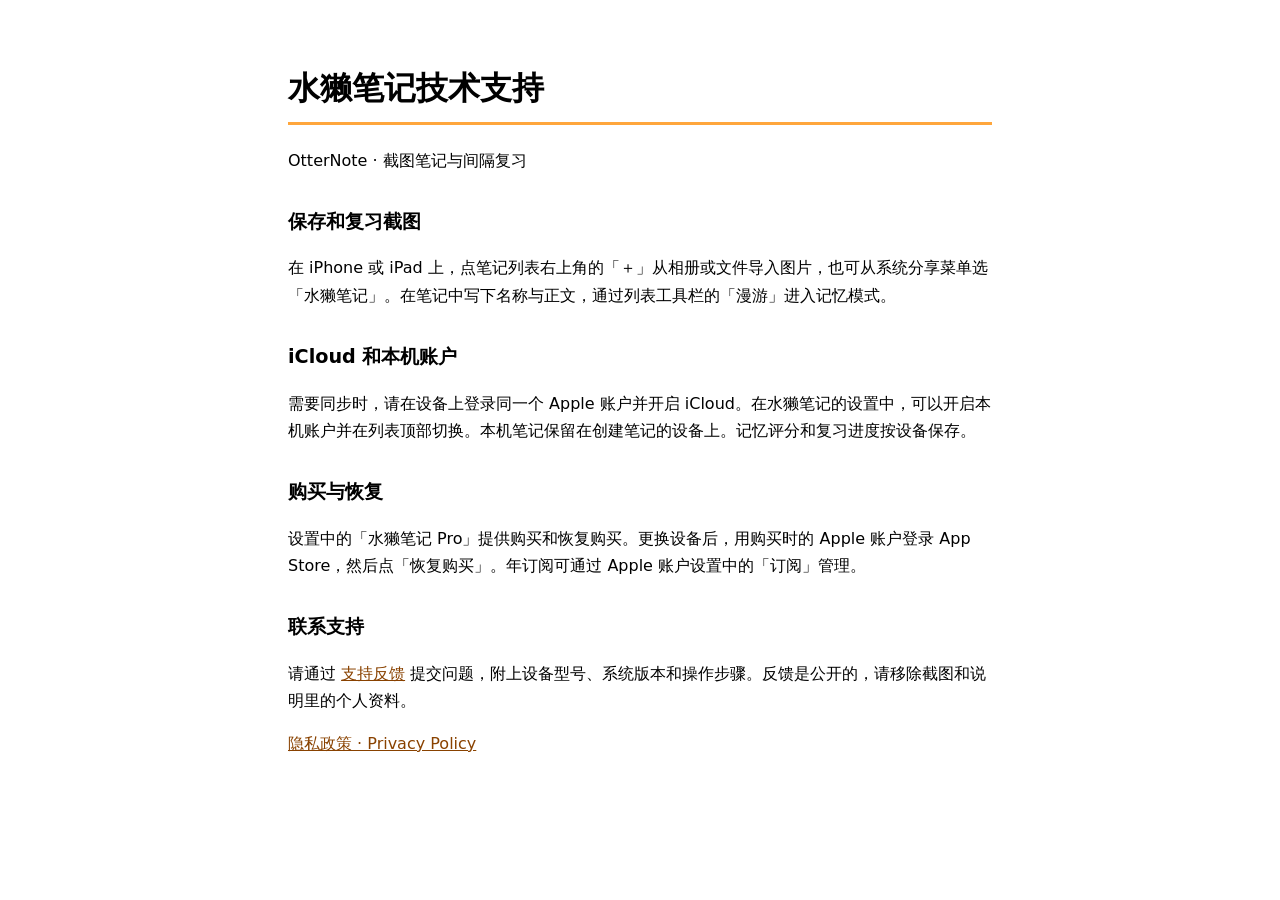
<file: index.html>
<!doctype html>
<html lang="zh-Hans"><meta charset="utf-8"><meta name="viewport" content="width=device-width, initial-scale=1"><title>水獭笔记技术支持</title><link rel="stylesheet" href="style.css"><main>
<h1>水獭笔记技术支持</h1><p>OtterNote · 截图笔记与间隔复习</p>
<h2>保存和复习截图</h2><p>在 iPhone 或 iPad 上，点笔记列表右上角的「＋」从相册或文件导入图片，也可从系统分享菜单选「水獭笔记」。在笔记中写下名称与正文，通过列表工具栏的「漫游」进入记忆模式。</p>
<h2>iCloud 和本机账户</h2><p>需要同步时，请在设备上登录同一个 Apple 账户并开启 iCloud。在水獭笔记的设置中，可以开启本机账户并在列表顶部切换。本机笔记保留在创建笔记的设备上。记忆评分和复习进度按设备保存。</p>
<h2>购买与恢复</h2><p>设置中的「水獭笔记 Pro」提供购买和恢复购买。更换设备后，用购买时的 Apple 账户登录 App Store，然后点「恢复购买」。年订阅可通过 Apple 账户设置中的「订阅」管理。</p>
<h2>联系支持</h2><p>请通过 <a href="https://github.com/haozan/otternote-support/issues/new">支持反馈</a> 提交问题，附上设备型号、系统版本和操作步骤。反馈是公开的，请移除截图和说明里的个人资料。</p>
<p><a href="privacy.html">隐私政策 · Privacy Policy</a></p>
</main></html>
</file>
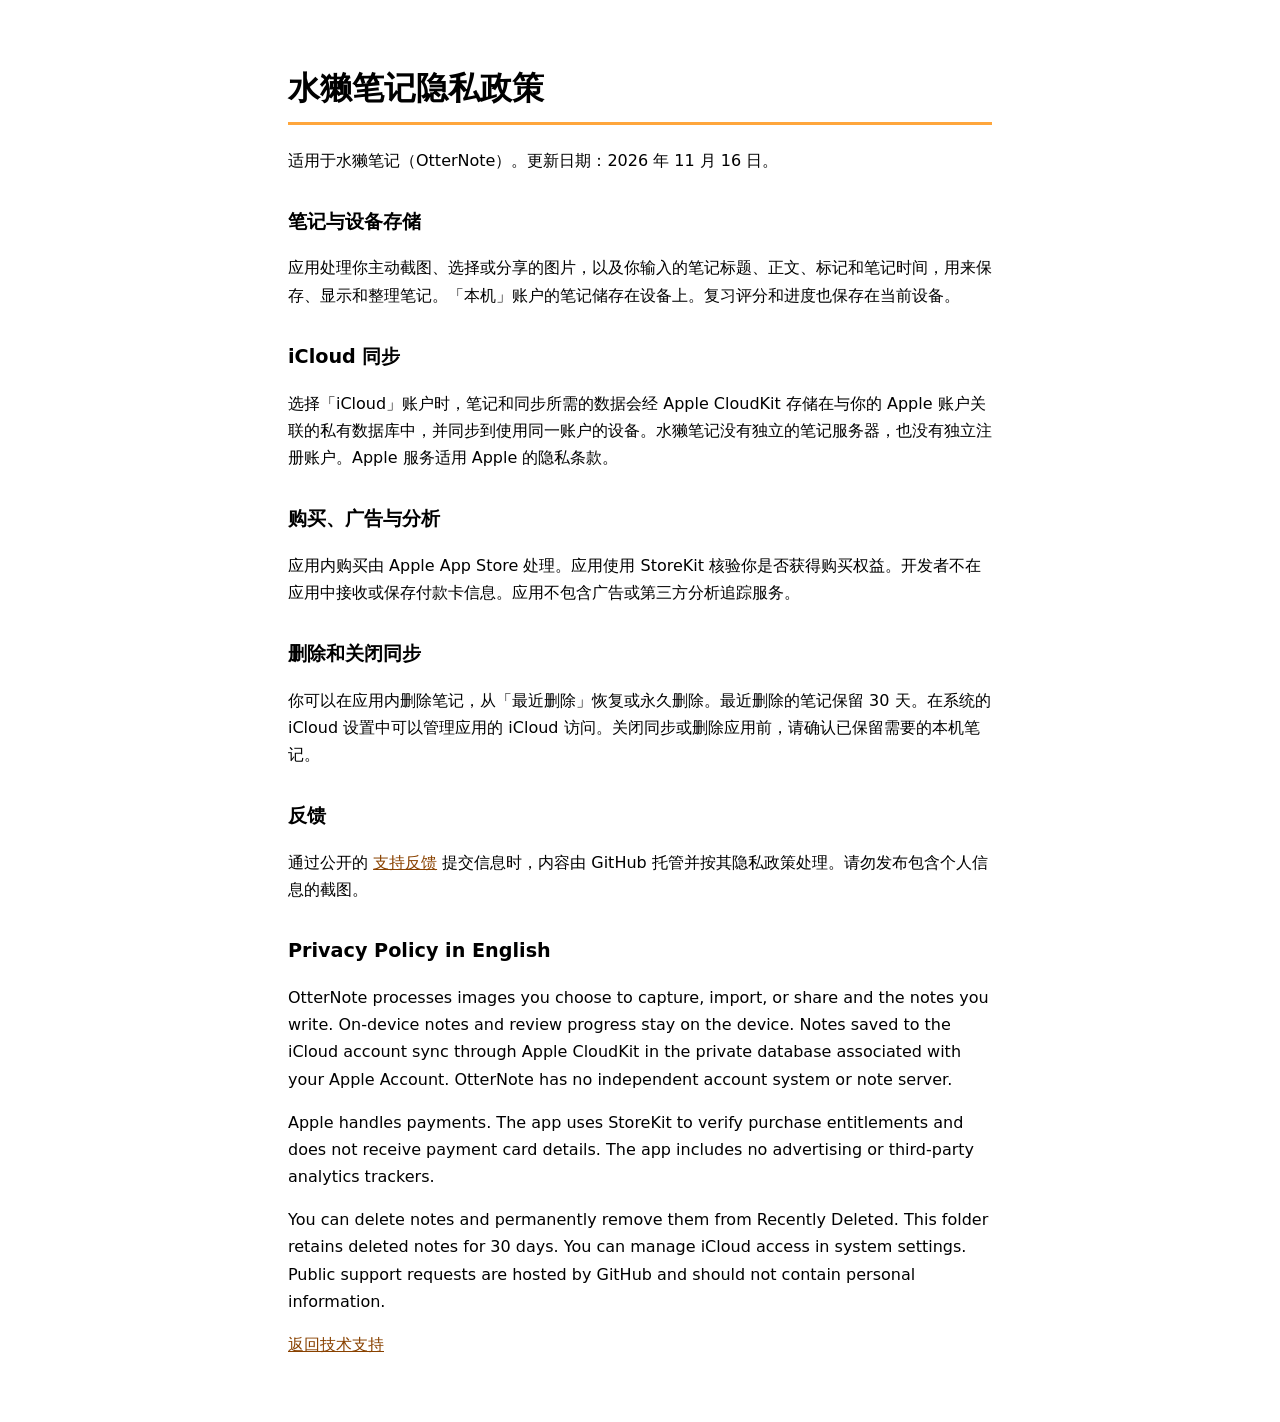
<file: privacy.html>
<!doctype html>
<html lang="zh-Hans"><meta charset="utf-8"><meta name="viewport" content="width=device-width, initial-scale=1"><title>水獭笔记隐私政策</title><link rel="stylesheet" href="style.css"><main>
<h1>水獭笔记隐私政策</h1><p>适用于水獭笔记（OtterNote）。更新日期：2026 年 11 月 16 日。</p>
<h2>笔记与设备存储</h2><p>应用处理你主动截图、选择或分享的图片，以及你输入的笔记标题、正文、标记和笔记时间，用来保存、显示和整理笔记。「本机」账户的笔记储存在设备上。复习评分和进度也保存在当前设备。</p>
<h2>iCloud 同步</h2><p>选择「iCloud」账户时，笔记和同步所需的数据会经 Apple CloudKit 存储在与你的 Apple 账户关联的私有数据库中，并同步到使用同一账户的设备。水獭笔记没有独立的笔记服务器，也没有独立注册账户。Apple 服务适用 Apple 的隐私条款。</p>
<h2>购买、广告与分析</h2><p>应用内购买由 Apple App Store 处理。应用使用 StoreKit 核验你是否获得购买权益。开发者不在应用中接收或保存付款卡信息。应用不包含广告或第三方分析追踪服务。</p>
<h2>删除和关闭同步</h2><p>你可以在应用内删除笔记，从「最近删除」恢复或永久删除。最近删除的笔记保留 30 天。在系统的 iCloud 设置中可以管理应用的 iCloud 访问。关闭同步或删除应用前，请确认已保留需要的本机笔记。</p>
<h2>反馈</h2><p>通过公开的 <a href="https://github.com/haozan/otternote-support/issues">支持反馈</a> 提交信息时，内容由 GitHub 托管并按其隐私政策处理。请勿发布包含个人信息的截图。</p>
<h2 lang="en">Privacy Policy in English</h2><div lang="en"><p>OtterNote processes images you choose to capture, import, or share and the notes you write. On-device notes and review progress stay on the device. Notes saved to the iCloud account sync through Apple CloudKit in the private database associated with your Apple Account. OtterNote has no independent account system or note server.</p><p>Apple handles payments. The app uses StoreKit to verify purchase entitlements and does not receive payment card details. The app includes no advertising or third-party analytics trackers.</p><p>You can delete notes and permanently remove them from Recently Deleted. This folder retains deleted notes for 30 days. You can manage iCloud access in system settings. Public support requests are hosted by GitHub and should not contain personal information.</p></div>
<p><a href="index.html">返回技术支持</a></p>
</main></html>
</file>
<file: style.css>
:root { color-scheme: light dark; font-family: system-ui, sans-serif; line-height: 1.7; }
body { margin: 0; padding: 3rem 1.25rem; }
main { max-width: 44rem; margin: auto; }
h1 { font-size: 2rem; line-height: 1.2; border-bottom: 3px solid #ffa63c; padding-bottom: .9rem; }
h2 { margin-top: 2rem; font-size: 1.2rem; }
a { color: #894200; }
@media (prefers-color-scheme: dark) { a { color: #ffb761; } }
</file>
